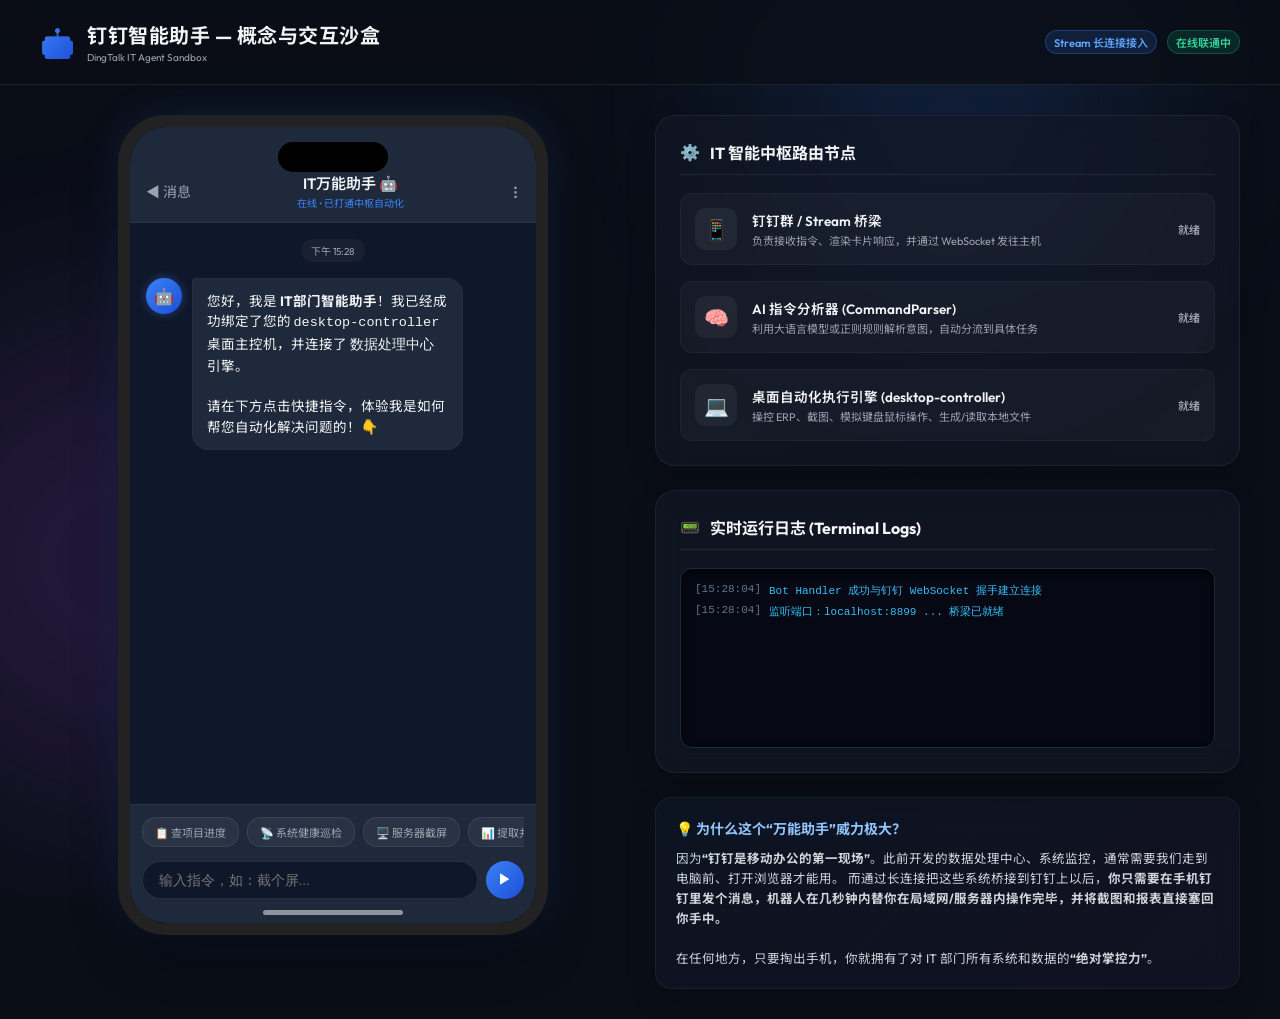
<file: dingtalk_bot_demo.html>
<!DOCTYPE html>
<html lang="zh-CN">
<head>
  <meta charset="UTF-8">
  <meta name="viewport" content="width=device-width, initial-scale=1.0">
  <title>🤖 钉钉万能助手体验中心 — IT部智能中枢</title>
  <link rel="preconnect" href="https://fonts.googleapis.com">
  <link rel="preconnect" href="https://fonts.gstatic.com" crossorigin>
  <link href="https://fonts.googleapis.com/css2?family=Outfit:wght@300;400;500;600;700&family=Noto+Sans+SC:wght@300;400;500;700&display=swap" rel="stylesheet">
  <style>
    :root {
      --bg-primary: #0a0e17;
      --bg-secondary: #121826;
      --bg-tertiary: #1b2336;
      --accent-color: #3b82f6;
      --accent-gradient: linear-gradient(135deg, #3b82f6 0%, #1d4ed8 100%);
      --cyan-gradient: linear-gradient(135deg, #06b6d4 0%, #0891b2 100%);
      --purple-gradient: linear-gradient(135deg, #a855f7 0%, #7e22ce 100%);
      --emerald-gradient: linear-gradient(135deg, #10b981 0%, #047857 100%);
      --rose-gradient: linear-gradient(135deg, #f43f5e 0%, #be123c 100%);
      --text-main: #f3f4f6;
      --text-muted: #9ca3af;
      --border-color: rgba(255, 255, 255, 0.08);
      --glass-bg: rgba(18, 24, 38, 0.7);
      --glass-border: rgba(255, 255, 255, 0.06);
    }

    * {
      box-sizing: border-box;
      margin: 0;
      padding: 0;
    }

    body {
      font-family: 'Outfit', 'Noto Sans SC', sans-serif;
      background-color: var(--bg-primary);
      color: var(--text-main);
      overflow-x: hidden;
      min-height: 100vh;
      display: flex;
      flex-direction: column;
    }

    /* 背景炫光装饰 */
    .glow-container {
      position: fixed;
      top: 0;
      left: 0;
      width: 100%;
      height: 100%;
      z-index: -1;
      overflow: hidden;
      pointer-events: none;
    }
    .glow-circle {
      position: absolute;
      border-radius: 50%;
      filter: blur(100px);
      opacity: 0.15;
    }
    .glow-1 {
      top: -10%;
      right: 10%;
      width: 400px;
      height: 400px;
      background: #3b82f6;
    }
    .glow-2 {
      bottom: 10%;
      left: -10%;
      width: 500px;
      height: 500px;
      background: #a855f7;
    }

    header {
      padding: 20px 40px;
      display: flex;
      align-items: center;
      justify-content: space-between;
      border-bottom: 1px solid var(--border-color);
      background: rgba(10, 14, 23, 0.8);
      backdrop-filter: blur(10px);
      position: sticky;
      top: 0;
      z-index: 100;
    }

    .logo-container {
      display: flex;
      align-items: center;
      gap: 12px;
    }
    .logo-icon {
      font-size: 28px;
      background: var(--accent-gradient);
      -webkit-background-clip: text;
      -webkit-text-fill-color: transparent;
      animation: pulse 2s infinite;
    }
    .logo-title {
      font-size: 20px;
      font-weight: 700;
      letter-spacing: 0.5px;
    }
    .badge {
      font-size: 11px;
      padding: 3px 8px;
      border-radius: 20px;
      background: rgba(59, 130, 246, 0.15);
      color: #60a5fa;
      border: 1px solid rgba(59, 130, 246, 0.3);
      font-weight: 600;
    }

    .main-container {
      flex: 1;
      display: grid;
      grid-template-columns: 1fr 1fr;
      gap: 30px;
      max-width: 1400px;
      width: 100%;
      margin: 0 auto;
      padding: 30px 40px;
    }

    @media (max-width: 1024px) {
      .main-container {
        grid-template-columns: 1fr;
      }
    }

    /* ========================================= */
    /* 左侧：钉钉对话框（iPhone 模拟器） */
    /* ========================================= */
    .phone-container {
      display: flex;
      flex-direction: column;
      align-items: center;
    }

    .iphone-shell {
      width: 100%;
      max-width: 430px;
      height: 820px;
      background: #000;
      border: 12px solid #222;
      border-radius: 48px;
      box-shadow: 0 25px 50px -12px rgba(0, 0, 0, 0.5), 0 0 40px rgba(59, 130, 246, 0.15);
      position: relative;
      overflow: hidden;
      display: flex;
      flex-direction: column;
    }

    /* 灵动岛 */
    .island {
      position: absolute;
      top: 15px;
      left: 50%;
      transform: translateX(-50%);
      width: 110px;
      height: 30px;
      background: #000;
      border-radius: 20px;
      z-index: 50;
    }

    /* 钉钉内置顶部导航 */
    .ding-header {
      background: #1e293b;
      padding: 45px 16px 12px 16px;
      display: flex;
      align-items: center;
      justify-content: space-between;
      border-bottom: 1px solid rgba(255, 255, 255, 0.05);
    }
    .ding-title-box {
      text-align: center;
      flex: 1;
    }
    .ding-title {
      font-size: 15px;
      font-weight: 600;
    }
    .ding-subtitle {
      font-size: 10px;
      color: #3b82f6;
      margin-top: 2px;
    }
    .ding-back {
      font-size: 14px;
      color: var(--text-muted);
      cursor: pointer;
    }

    /* 对话内容区域 */
    .chat-area {
      flex: 1;
      background: #0f172a;
      overflow-y: auto;
      padding: 16px;
      display: flex;
      flex-direction: column;
      gap: 16px;
      scroll-behavior: smooth;
    }

    /* 时间戳 */
    .chat-time {
      align-self: center;
      background: rgba(255, 255, 255, 0.04);
      padding: 4px 10px;
      border-radius: 12px;
      font-size: 10px;
      color: var(--text-muted);
    }

    /* 对话气泡通用 */
    .message-row {
      display: flex;
      gap: 10px;
      max-width: 85%;
    }
    .message-user {
      align-self: flex-end;
      flex-direction: row-reverse;
      margin-left: auto;
    }
    .message-bot {
      align-self: flex-start;
    }

    .avatar {
      width: 36px;
      height: 36px;
      border-radius: 50%;
      display: flex;
      align-items: center;
      justify-content: center;
      font-size: 16px;
      flex-shrink: 0;
    }
    .avatar-user {
      background: var(--purple-gradient);
    }
    .avatar-bot {
      background: var(--accent-gradient);
      box-shadow: 0 0 10px rgba(59, 130, 246, 0.4);
    }

    .bubble {
      padding: 12px 14px;
      border-radius: 16px;
      font-size: 13.5px;
      line-height: 1.5;
    }
    .bubble-user {
      background: #3b82f6;
      color: #fff;
      border-top-right-radius: 4px;
    }
    .bubble-bot {
      background: #1e293b;
      color: var(--text-main);
      border-top-left-radius: 4px;
      border: 1px solid rgba(255, 255, 255, 0.03);
    }

    /* 卡片式消息 */
    .card-message {
      background: #1e293b;
      border-radius: 16px;
      border: 1px solid rgba(255, 255, 255, 0.06);
      width: 290px;
      overflow: hidden;
      box-shadow: 0 10px 15px -3px rgba(0, 0, 0, 0.3);
    }
    .card-header {
      padding: 10px 14px;
      font-size: 13px;
      font-weight: 600;
      color: #fff;
      display: flex;
      align-items: center;
      gap: 8px;
    }
    .card-header.blue-bar { background: rgba(59, 130, 246, 0.2); border-bottom: 2px solid #3b82f6; }
    .card-header.green-bar { background: rgba(16, 185, 129, 0.2); border-bottom: 2px solid #10b981; }
    .card-header.purple-bar { background: rgba(168, 85, 247, 0.2); border-bottom: 2px solid #a855f7; }
    .card-header.orange-bar { background: rgba(249, 115, 22, 0.2); border-bottom: 2px solid #f97316; }

    .card-body {
      padding: 14px;
      font-size: 12.5px;
      display: flex;
      flex-direction: column;
      gap: 8px;
    }
    .card-item {
      display: flex;
      justify-content: space-between;
      border-bottom: 1px dashed rgba(255, 255, 255, 0.04);
      padding-bottom: 6px;
    }
    .card-item:last-child {
      border: none;
      padding-bottom: 0;
    }
    .card-label {
      color: var(--text-muted);
    }
    .card-value {
      font-weight: 500;
      text-align: right;
    }
    .status-badge {
      padding: 2px 6px;
      border-radius: 4px;
      font-size: 10px;
      font-weight: 600;
    }
    .status-ok { background: rgba(16, 185, 129, 0.15); color: #34d399; }
    .status-warn { background: rgba(245, 158, 11, 0.15); color: #fbbf24; }

    /* 进度条 */
    .progress-bar-container {
      width: 100%;
      height: 6px;
      background: rgba(255, 255, 255, 0.1);
      border-radius: 10px;
      margin-top: 4px;
      overflow: hidden;
    }
    .progress-fill {
      height: 100%;
      border-radius: 10px;
      width: 0;
      transition: width 1.5s ease-out;
    }

    /* 模拟输入框 */
    .ding-footer {
      background: #1e293b;
      padding: 12px;
      display: flex;
      flex-direction: column;
      gap: 10px;
      border-top: 1px solid rgba(255, 255, 255, 0.05);
      padding-bottom: 24px; /* 留出底部横条空间 */
    }

    .keyboard-container {
      display: flex;
      gap: 8px;
    }
    .chat-input {
      flex: 1;
      height: 38px;
      background: #0f172a;
      border: 1px solid rgba(255, 255, 255, 0.1);
      border-radius: 20px;
      padding: 0 16px;
      color: #fff;
      font-size: 13.5px;
      outline: none;
    }
    .send-btn {
      width: 38px;
      height: 38px;
      border-radius: 50%;
      background: var(--accent-gradient);
      border: none;
      color: #fff;
      display: flex;
      align-items: center;
      justify-content: center;
      cursor: pointer;
      font-weight: bold;
    }

    /* 快捷指令指令盘 */
    .quick-commands {
      display: flex;
      gap: 8px;
      overflow-x: auto;
      padding-bottom: 4px;
      scrollbar-width: none;
    }
    .quick-commands::-webkit-scrollbar {
      display: none;
    }
    .cmd-tag {
      white-space: nowrap;
      padding: 6px 12px;
      border-radius: 14px;
      background: rgba(255, 255, 255, 0.05);
      border: 1px solid rgba(255, 255, 255, 0.08);
      font-size: 11px;
      color: var(--text-muted);
      cursor: pointer;
      transition: all 0.2s;
    }
    .cmd-tag:hover {
      background: rgba(59, 130, 246, 0.15);
      border-color: rgba(59, 130, 246, 0.3);
      color: #60a5fa;
    }

    /* 苹果底部小横条 */
    .home-indicator {
      position: absolute;
      bottom: 8px;
      left: 50%;
      transform: translateX(-50%);
      width: 140px;
      height: 5px;
      background: rgba(255, 255, 255, 0.5);
      border-radius: 10px;
      pointer-events: none;
    }

    /* 打字动画效果 */
    .typing-dots {
      display: flex;
      gap: 4px;
      padding: 4px 6px;
      align-items: center;
      height: 12px;
    }
    .dot {
      width: 6px;
      height: 6px;
      background: var(--text-muted);
      border-radius: 50%;
      animation: wave 1.2s infinite;
    }
    .dot:nth-child(2) { animation-delay: 0.2s; }
    .dot:nth-child(3) { animation-delay: 0.4s; }

    /* ========================================= */
    /* 右侧：IT 智能中枢大脑后台监视器 */
    /* ========================================= */
    .dashboard-container {
      display: flex;
      flex-direction: column;
      gap: 24px;
    }

    .panel {
      background: var(--glass-bg);
      border: 1px solid var(--glass-border);
      border-radius: 20px;
      padding: 24px;
      backdrop-filter: blur(15px);
      box-shadow: 0 10px 30px rgba(0, 0, 0, 0.2);
    }

    .panel-title {
      font-size: 16px;
      font-weight: 700;
      margin-bottom: 18px;
      display: flex;
      align-items: center;
      gap: 10px;
      border-bottom: 1px solid var(--border-color);
      padding-bottom: 10px;
    }

    .panel-title i {
      font-style: normal;
    }

    /* 运行架构拓扑 */
    .topology {
      display: flex;
      flex-direction: column;
      gap: 16px;
      margin-top: 10px;
    }
    .topo-node {
      display: flex;
      align-items: center;
      gap: 15px;
      padding: 14px;
      border-radius: 12px;
      background: rgba(255, 255, 255, 0.03);
      border: 1px solid rgba(255, 255, 255, 0.04);
      transition: all 0.3s;
    }
    .topo-node.active {
      background: rgba(59, 130, 246, 0.08);
      border-color: rgba(59, 130, 246, 0.3);
      box-shadow: 0 0 15px rgba(59, 130, 246, 0.1);
    }
    .topo-icon {
      width: 42px;
      height: 42px;
      border-radius: 10px;
      display: flex;
      align-items: center;
      justify-content: center;
      font-size: 20px;
      background: rgba(255, 255, 255, 0.05);
    }
    .topo-node.active .topo-icon {
      background: var(--accent-gradient);
    }
    .topo-info {
      flex: 1;
    }
    .topo-name {
      font-size: 13.5px;
      font-weight: 600;
    }
    .topo-desc {
      font-size: 11px;
      color: var(--text-muted);
      margin-top: 2px;
    }
    .topo-status {
      font-size: 11px;
      font-weight: 600;
      color: var(--text-muted);
    }
    .topo-node.active .topo-status {
      color: #60a5fa;
    }

    /* 动态控制台日志 */
    .console-box {
      background: #060913;
      border: 1px solid #1e293b;
      border-radius: 12px;
      padding: 14px;
      font-family: 'Courier New', Courier, monospace;
      font-size: 11px;
      color: #38bdf8;
      height: 180px;
      overflow-y: auto;
      display: flex;
      flex-direction: column;
      gap: 6px;
      box-shadow: inset 0 2px 10px rgba(0,0,0,0.8);
    }

    .log-line {
      display: flex;
      gap: 8px;
    }
    .log-time {
      color: #64748b;
      flex-shrink: 0;
    }
    .log-content {
      word-break: break-all;
    }
    .log-success { color: #4ade80; }
    .log-info { color: #38bdf8; }
    .log-warn { color: #facc15; }

    /* 说明与对比板 */
    .explain-card {
      background: linear-gradient(135deg, rgba(59, 130, 246, 0.05) 0%, rgba(168, 85, 247, 0.05) 100%);
      border-radius: 16px;
      padding: 20px;
      border: 1px solid rgba(255, 255, 255, 0.05);
    }
    .explain-title {
      font-size: 14px;
      font-weight: 700;
      color: #93c5fd;
      margin-bottom: 10px;
      display: flex;
      align-items: center;
      gap: 6px;
    }
    .explain-p {
      font-size: 12.5px;
      line-height: 1.6;
      color: #d1d5db;
    }

    /* 动画 */
    @keyframes pulse {
      0%, 100% { opacity: 1; transform: scale(1); }
      50% { opacity: 0.8; transform: scale(1.05); }
    }

    @keyframes wave {
      0%, 100% { transform: translateY(0); }
      50% { transform: translateY(-6px); }
    }

    .image-message {
      width: 290px;
      border-radius: 12px;
      overflow: hidden;
      border: 1px solid var(--border-color);
    }
    .image-message img {
      width: 100%;
      height: auto;
      display: block;
    }
  </style>
</head>
<body>

  <div class="glow-container">
    <div class="glow-circle glow-1"></div>
    <div class="glow-circle glow-2"></div>
  </div>

  <header>
    <div class="logo-container">
      <div class="logo-icon">🤖</div>
      <div>
        <div class="logo-title">钉钉智能助手 — 概念与交互沙盒</div>
        <div style="font-size: 10px; color: var(--text-muted); margin-top: 2px;">DingTalk IT Agent Sandbox</div>
      </div>
    </div>
    <div style="display: flex; gap: 10px;">
      <span class="badge">Stream 长连接接入</span>
      <span class="badge" style="background: rgba(16, 185, 129, 0.15); color: #34d399; border-color: rgba(16, 185, 129, 0.3);">在线联通中</span>
    </div>
  </header>

  <div class="main-container">
    
    <!-- 左侧：钉钉手机交互模拟器 -->
    <div class="phone-container">
      <div class="iphone-shell">
        <div class="island"></div>
        
        <!-- 钉钉聊天栏头部 -->
        <div class="ding-header">
          <div class="ding-back">◀ 消息</div>
          <div class="ding-title-box">
            <div class="ding-title">IT万能助手 🤖</div>
            <div class="ding-subtitle">在线 • 已打通中枢自动化</div>
          </div>
          <div style="font-size: 18px; color: var(--text-muted); cursor: pointer;">⋮</div>
        </div>
        
        <!-- 聊天气泡滚动区 -->
        <div class="chat-area" id="chatArea">
          <div class="chat-time">下午 15:28</div>
          
          <div class="message-row message-bot">
            <div class="avatar avatar-bot">🤖</div>
            <div class="bubble bubble-bot">
              您好，我是 <b>IT部门智能助手</b>！我已经成功绑定了您的 <code>desktop-controller</code> 桌面主控机，并连接了 <code>数据处理中心</code> 引擎。
              <br><br>
              请在下方点击快捷指令，体验我是如何帮您自动化解决问题的！👇
            </div>
          </div>
        </div>
        
        <!-- 钉钉底部输入及快捷指令 -->
        <div class="ding-footer">
          <!-- 快捷指令栏 -->
          <div class="quick-commands">
            <div class="cmd-tag" onclick="triggerCommand('project')">📋 查项目进度</div>
            <div class="cmd-tag" onclick="triggerCommand('status')">📡 系统健康巡检</div>
            <div class="cmd-tag" onclick="triggerCommand('screenshot')">🖥️ 服务器截屏</div>
            <div class="cmd-tag" onclick="triggerCommand('clean')">📊 提取并合并表格</div>
            <div class="cmd-tag" onclick="triggerCommand('help')">❓ 帮助手册</div>
          </div>
          
          <!-- 键盘输入框 -->
          <div class="keyboard-container">
            <input type="text" class="chat-input" id="chatInput" placeholder="输入指令，如：截个屏..." onkeypress="handleKeyPress(event)">
            <button class="send-btn" onclick="sendCustomMessage()">▶</button>
          </div>
        </div>
        
        <div class="home-indicator"></div>
      </div>
    </div>

    <!-- 右侧：中枢后台监视器 -->
    <div class="dashboard-container">
      
      <!-- 架构工作指示图 -->
      <div class="panel">
        <div class="panel-title"><i>⚙️</i> IT 智能中枢路由节点</div>
        <div class="topology">
          <div class="topo-node" id="node-ding">
            <div class="topo-icon">📱</div>
            <div class="topo-info">
              <div class="topo-name">钉钉群 / Stream 桥梁</div>
              <div class="topo-desc">负责接收指令、渲染卡片响应，并通过 WebSocket 发往主机</div>
            </div>
            <div class="topo-status" id="status-ding">就绪</div>
          </div>
          
          <div class="topo-node" id="node-agent">
            <div class="topo-icon">🧠</div>
            <div class="topo-info">
              <div class="topo-name">AI 指令分析器 (CommandParser)</div>
              <div class="topo-desc">利用大语言模型或正则规则解析意图，自动分流到具体任务</div>
            </div>
            <div class="topo-status" id="status-agent">就绪</div>
          </div>
          
          <div class="topo-node" id="node-executor">
            <div class="topo-icon">💻</div>
            <div class="topo-info">
              <div class="topo-name">桌面自动化执行引擎 (desktop-controller)</div>
              <div class="topo-desc">操控 ERP、截图、模拟键盘鼠标操作、生成/读取本地文件</div>
            </div>
            <div class="topo-status" id="status-executor">就绪</div>
          </div>
        </div>
      </div>

      <!-- 控制台日志 -->
      <div class="panel">
        <div class="panel-title"><i>📟</i> 实时运行日志 (Terminal Logs)</div>
        <div class="console-box" id="consoleLogs">
          <div class="log-line">
            <span class="log-time">[15:28:04]</span>
            <span class="log-content log-info">Bot Handler 成功与钉钉 WebSocket 握手建立连接</span>
          </div>
          <div class="log-line">
            <span class="log-time">[15:28:04]</span>
            <span class="log-content log-info">监听端口：localhost:8899 ... 桥梁已就绪</span>
          </div>
        </div>
      </div>

      <!-- 价值对比看板 -->
      <div class="panel explain-card">
        <div class="explain-title">💡 为什么这个“万能助手”威力极大？</div>
        <p class="explain-p">
          因为<b>“钉钉是移动办公的第一现场”</b>。此前开发的数据处理中心、系统监控，通常需要我们走到电脑前、打开浏览器才能用。
          而通过长连接把这些系统桥接到钉钉上以后，<b>你只需要在手机钉钉里发个消息，机器人在几秒钟内替你在局域网/服务器内操作完毕，并将截图和报表直接塞回你手中。</b>
          <br><br>
          在任何地方，只要掏出手机，你就拥有了对 IT 部门所有系统和数据的<b>“绝对掌控力”</b>。
        </p>
      </div>

    </div>

  </div>

  <script>
    const chatArea = document.getElementById('chatArea');
    const chatInput = document.getElementById('chatInput');
    const consoleLogs = document.getElementById('consoleLogs');

    // 路由节点元素
    const nodeDing = document.getElementById('node-ding');
    const nodeAgent = document.getElementById('node-agent');
    const nodeExecutor = document.getElementById('node-executor');

    const statusDing = document.getElementById('status-ding');
    const statusAgent = document.getElementById('status-agent');
    const statusExecutor = document.getElementById('status-executor');

    function formatTime() {
      const now = new Date();
      return `${String(now.getHours()).padStart(2, '0')}:${String(now.getMinutes()).padStart(2, '0')}:${String(now.getSeconds()).padStart(2, '0')}`;
    }

    function addLog(text, type = 'info') {
      const line = document.createElement('div');
      line.className = 'log-line';
      let typeClass = 'log-info';
      if (type === 'success') typeClass = 'log-success';
      if (type === 'warn') typeClass = 'log-warn';

      line.innerHTML = `
        <span class="log-time">[${formatTime()}]</span>
        <span class="log-content ${typeClass}">${text}</span>
      `;
      consoleLogs.appendChild(line);
      consoleLogs.scrollTop = consoleLogs.scrollHeight;
    }

    function setNodeState(node, statusEl, state, text) {
      if (state === 'active') {
        node.classList.add('active');
        statusEl.textContent = text;
      } else {
        node.classList.remove('active');
        statusEl.textContent = '就绪';
      }
    }

    function appendUserMessage(text) {
      const row = document.createElement('div');
      row.className = 'message-row message-user';
      row.innerHTML = `
        <div class="avatar avatar-user">👤</div>
        <div class="bubble bubble-user">${text}</div>
      `;
      chatArea.appendChild(row);
      chatArea.scrollTop = chatArea.scrollHeight;
    }

    function appendBotTyping() {
      const row = document.createElement('div');
      row.className = 'message-row message-bot';
      row.id = 'typingLoader';
      row.innerHTML = `
        <div class="avatar avatar-bot">🤖</div>
        <div class="bubble bubble-bot">
          <div class="typing-dots">
            <div class="dot"></div>
            <div class="dot"></div>
            <div class="dot"></div>
          </div>
        </div>
      `;
      chatArea.appendChild(row);
      chatArea.scrollTop = chatArea.scrollHeight;
    }

    function removeBotTyping() {
      const loader = document.getElementById('typingLoader');
      if (loader) {
        loader.remove();
      }
    }

    function appendBotText(text) {
      const row = document.createElement('div');
      row.className = 'message-row message-bot';
      row.innerHTML = `
        <div class="avatar avatar-bot">🤖</div>
        <div class="bubble bubble-bot">${text}</div>
      `;
      chatArea.appendChild(row);
      chatArea.scrollTop = chatArea.scrollHeight;
    }

    function handleKeyPress(e) {
      if (e.key === 'Enter') {
        sendCustomMessage();
      }
    }

    function sendCustomMessage() {
      const text = chatInput.value.trim();
      if (!text) return;
      
      appendUserMessage(text);
      chatInput.value = '';

      // 智能匹配或模拟响应
      processMessageWorkflow(text);
    }

    function triggerCommand(cmdKey) {
      let text = '';
      if (cmdKey === 'project') text = '📋 查项目进度';
      if (cmdKey === 'status') text = '📡 检查系统状态';
      if (cmdKey === 'screenshot') text = '🖥️ 截个屏看看';
      if (cmdKey === 'clean') text = '📊 帮我把刚才的表格匹配下';
      if (cmdKey === 'help') text = '帮助';

      appendUserMessage(text);
      processMessageWorkflow(text, cmdKey);
    }

    function processMessageWorkflow(text, presetKey = null) {
      // 1. 钉钉收到消息
      setNodeState(nodeDing, statusDing, 'active', '收到事件');
      addLog(`收到钉钉消息事件: "${text}"`, 'info');

      // 2. 延迟 600ms 分析意图
      setTimeout(() => {
        setNodeState(nodeDing, statusDing, 'idle');
        setNodeState(nodeAgent, statusAgent, 'active', '正在解析');
        addLog(`🧠 AI 分析器正在抽取语义并判断操作分支...`, 'info');
        appendBotTyping();

        // 根据指令类型分配动作
        setTimeout(() => {
          setNodeState(nodeAgent, statusAgent, 'idle');
          setNodeState(nodeExecutor, statusExecutor, 'active', '正在操控电脑');

          // 分流处理模拟
          if (presetKey === 'project' || text.includes('进度') || text.includes('项目') || text.includes('看板')) {
            runProjectWorkflow();
          } else if (presetKey === 'status' || text.includes('系统') || text.includes('健康') || text.includes('巡检')) {
            runStatusWorkflow();
          } else if (presetKey === 'screenshot' || text.includes('截屏') || text.includes('截图') || text.includes('屏幕')) {
            runScreenshotWorkflow();
          } else if (presetKey === 'clean' || text.includes('表') || text.includes('匹配') || text.includes('Excel')) {
            runExcelWorkflow();
          } else {
            runHelpWorkflow(text);
          }

        }, 1000);

      }, 600);
    }

    // --- 各个指令具体的演示卡片输出 ---

    function runProjectWorkflow() {
      addLog(`💻 desktop-controller: 正在读取 IT看板 项目存储数据...`, 'info');
      
      setTimeout(() => {
        removeBotTyping();
        addLog(`✅ 成功获取看板数据。正在拼装钉钉高级富文本卡片...`, 'success');
        setNodeState(nodeExecutor, statusExecutor, 'idle');

        const cardRow = document.createElement('div');
        cardRow.className = 'message-row message-bot';
        cardRow.innerHTML = `
          <div class="avatar avatar-bot">🤖</div>
          <div class="card-message">
            <div class="card-header blue-bar">📋 IT 看板项目进度汇总</div>
            <div class="card-body">
              <div class="card-item">
                <span class="card-label">进行中项目</span>
                <span class="card-value" style="color: #60a5fa;">5 个</span>
              </div>
              <div class="card-item">
                <span class="card-label">本周已完成</span>
                <span class="card-value" style="color: #34d399;">3 个</span>
              </div>
              <div class="card-item" style="flex-direction: column; gap: 4px;">
                <div style="display:flex; justify-content:space-between;">
                  <span class="card-label">📊 智能匹配搜索下拉功能</span>
                  <span class="card-value" style="color:#34d399">100% 已发布</span>
                </div>
                <div class="progress-bar-container">
                  <div class="progress-fill" style="background:#10b981; width: 100%"></div>
                </div>
              </div>
              <div class="card-item" style="flex-direction: column; gap: 4px;">
                <div style="display:flex; justify-content:space-between;">
                  <span class="card-label">📱 钉钉助手体验馆 demo</span>
                  <span class="card-value" style="color:#60a5fa">80% 演练中</span>
                </div>
                <div class="progress-bar-container">
                  <div class="progress-fill" style="background:#3b82f6; width: 80%"></div>
                </div>
              </div>
              <div style="font-size: 10px; color: var(--text-muted); text-align: center; margin-top: 5px;">
                数据来源：IT 看板实时数据仓
              </div>
            </div>
          </div>
        `;
        chatArea.appendChild(cardRow);
        chatArea.scrollTop = chatArea.scrollHeight;
      }, 1000);
    }

    function runStatusWorkflow() {
      addLog(`💻 openclaw-monitor: 触发全网段 HTTP 健康主动探测...`, 'info');
      
      setTimeout(() => {
        removeBotTyping();
        addLog(`📡 全系统巡检通过，发现 1 项告警已被网关守护进程成功拦截处理。`, 'warn');
        setNodeState(nodeExecutor, statusExecutor, 'idle');

        const cardRow = document.createElement('div');
        cardRow.className = 'message-row message-bot';
        cardRow.innerHTML = `
          <div class="avatar avatar-bot">🤖</div>
          <div class="card-message">
            <div class="card-header green-bar">📡 IT 系统每日健康巡检报告</div>
            <div class="card-body">
              <div class="card-item">
                <span class="card-label">金蝶 ERP 财务服务</span>
                <span class="status-badge status-ok">🟢 正常运行</span>
              </div>
              <div class="card-item">
                <span class="card-label">OA 办公流审批网关</span>
                <span class="status-badge status-ok">🟢 正常运行</span>
              </div>
              <div class="card-item">
                <span class="card-label">公网 GitHub Pages 服务</span>
                <span class="status-badge status-ok">🟢 200 OK</span>
              </div>
              <div class="card-item">
                <span class="card-label">内网核心 API 代理网关</span>
                <span class="status-badge status-warn">🟡 曾异常, 守护自动重启成功</span>
              </div>
              <div style="font-size: 10px; color: var(--text-muted); text-align: center; margin-top: 5px;">
                巡检生成时间：刚才
              </div>
            </div>
          </div>
        `;
        chatArea.appendChild(cardRow);
        chatArea.scrollTop = chatArea.scrollHeight;
      }, 1000);
    }

    function runScreenshotWorkflow() {
      addLog(`💻 desktop-controller: 正在捕获 macOS 当前屏幕画面并进行降噪压缩...`, 'info');
      
      setTimeout(() => {
        removeBotTyping();
        addLog(`✅ 屏幕截图上传至钉钉多媒体媒体库，成功返回 Media_ID`, 'success');
        setNodeState(nodeExecutor, statusExecutor, 'idle');

        const cardRow = document.createElement('div');
        cardRow.className = 'message-row message-bot';
        cardRow.innerHTML = `
          <div class="avatar avatar-bot">🤖</div>
          <div class="bubble bubble-bot" style="display:flex; flex-direction:column; gap:8px">
            <div>📸 <b>已为您实时截取服务器桌面（捕获时间: 刚刚）：</b></div>
            <div class="image-message">
              <img src="screenshot_home.png" alt="模拟桌面截图" onerror="this.src='https://images.unsplash.com/photo-1542744094-3a31f103e35f?auto=format&fit=crop&w=500&q=80'">
            </div>
            <div style="font-size:10px; color:var(--text-muted)">💡 您可以直接通过对话框发送“点击 450, 200”来控制这个屏幕的鼠标！</div>
          </div>
        `;
        chatArea.appendChild(cardRow);
        chatArea.scrollTop = chatArea.scrollHeight;
      }, 1200);
    }

    function runExcelWorkflow() {
      addLog(`💻 数据处理中心引擎: 启动 pandas 匹配计算模块，导入数据源...`, 'info');
      
      setTimeout(() => {
        removeBotTyping();
        addLog(`✅ Pandas 库自动运行完毕。以最优算力完成 61 列仓库条目的完美匹配！`, 'success');
        setNodeState(nodeExecutor, statusExecutor, 'idle');

        const cardRow = document.createElement('div');
        cardRow.className = 'message-row message-bot';
        cardRow.innerHTML = `
          <div class="avatar avatar-bot">🤖</div>
          <div class="card-message">
            <div class="card-header purple-bar">📊 数据表自动合并完成</div>
            <div class="card-body">
              <div class="card-item">
                <span class="card-label">处理类型</span>
                <span class="card-value">源表 $\\leftrightarrow$ 目标表 智能关联</span>
              </div>
              <div class="card-item">
                <span class="card-label">匹配行数</span>
                <span class="card-value" style="color: #34d399">1158 行完美匹配</span>
              </div>
              <div class="card-item">
                <span class="card-label">数据漏失率</span>
                <span class="card-value" style="color: #34d399">0.00%</span>
              </div>
              <div class="card-item" style="border:none">
                <span class="card-label">📂 处理好的结果：</span>
                <a href="#" style="color:#60a5fa; text-decoration:none; font-weight:600">点击下载.xlsx</a>
              </div>
              <div style="font-size: 10px; color: var(--text-muted); text-align: center; margin-top: 5px;">
                依托「数据处理中心」底层引擎执行
              </div>
            </div>
          </div>
        `;
        chatArea.appendChild(cardRow);
        chatArea.scrollTop = chatArea.scrollHeight;
      }, 1500);
    }

    function runHelpWorkflow(text) {
      setTimeout(() => {
        removeBotTyping();
        addLog(`⚠️ 意图未完全命中，返回帮助菜单列表`, 'warn');
        setNodeState(nodeExecutor, statusExecutor, 'idle');

        appendBotText(`
          🤖 <b>IT 万能助手 — 提示菜单：</b>
          <br><br>
          目前为您对接的 <b>macOS 控制主机</b> 状态良好，已加载以下技能模块：
          <br><br>
          • 发送 <b>"查进度"</b> 📋 $\rightarrow$ 查询当前部门 IT 看板最新项目进度
          <br><br>
          • 发送 <b>"巡检"</b> 📡 $\rightarrow$ 驱动网关守护程序扫描所有应用可用性
          <br><br>
          • 发送 <b>"截图"</b> 🖥️ $\rightarrow$ 获取服务器桌面的实时快照图像
          <br><br>
          • 发送 <b>"帮助"</b> ❓ $\rightarrow$ 调出此菜单面板
        `);
      }, 800);
    }
  </script>
</body>
</html>
</file>
